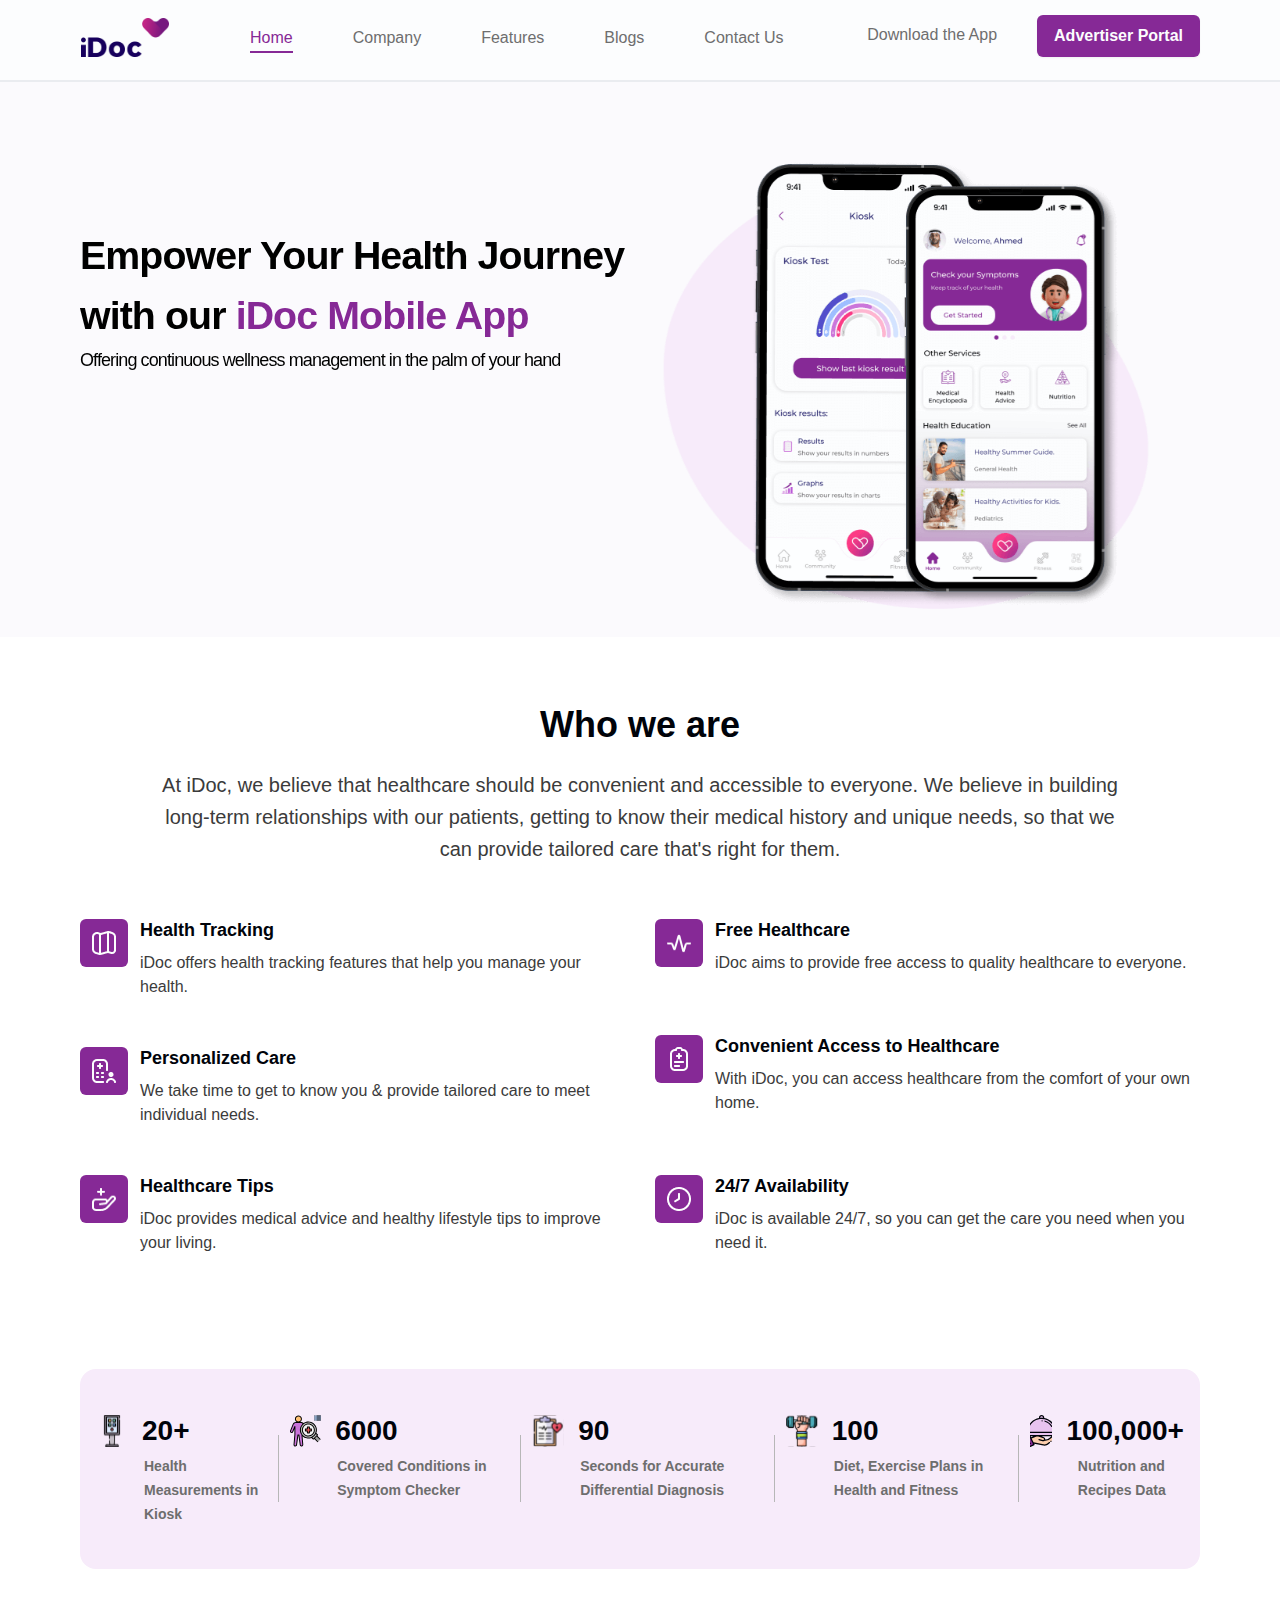
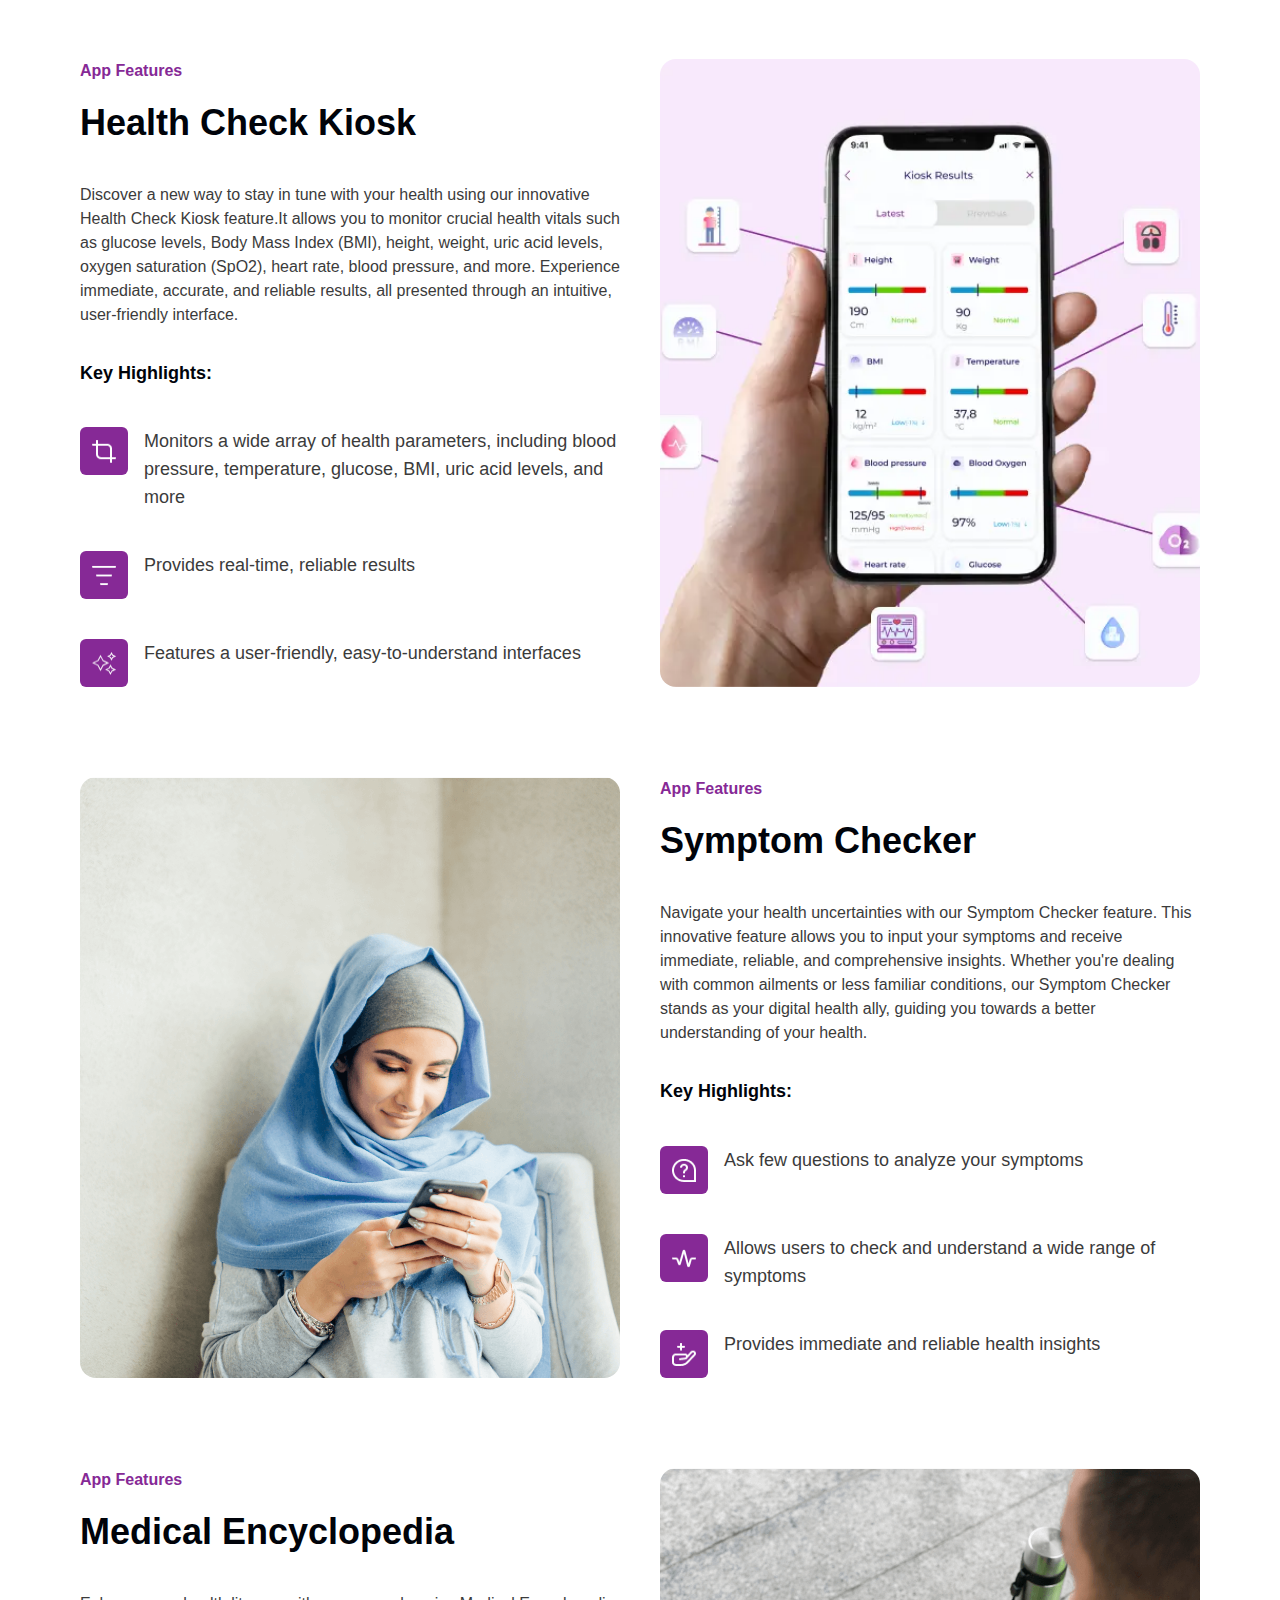
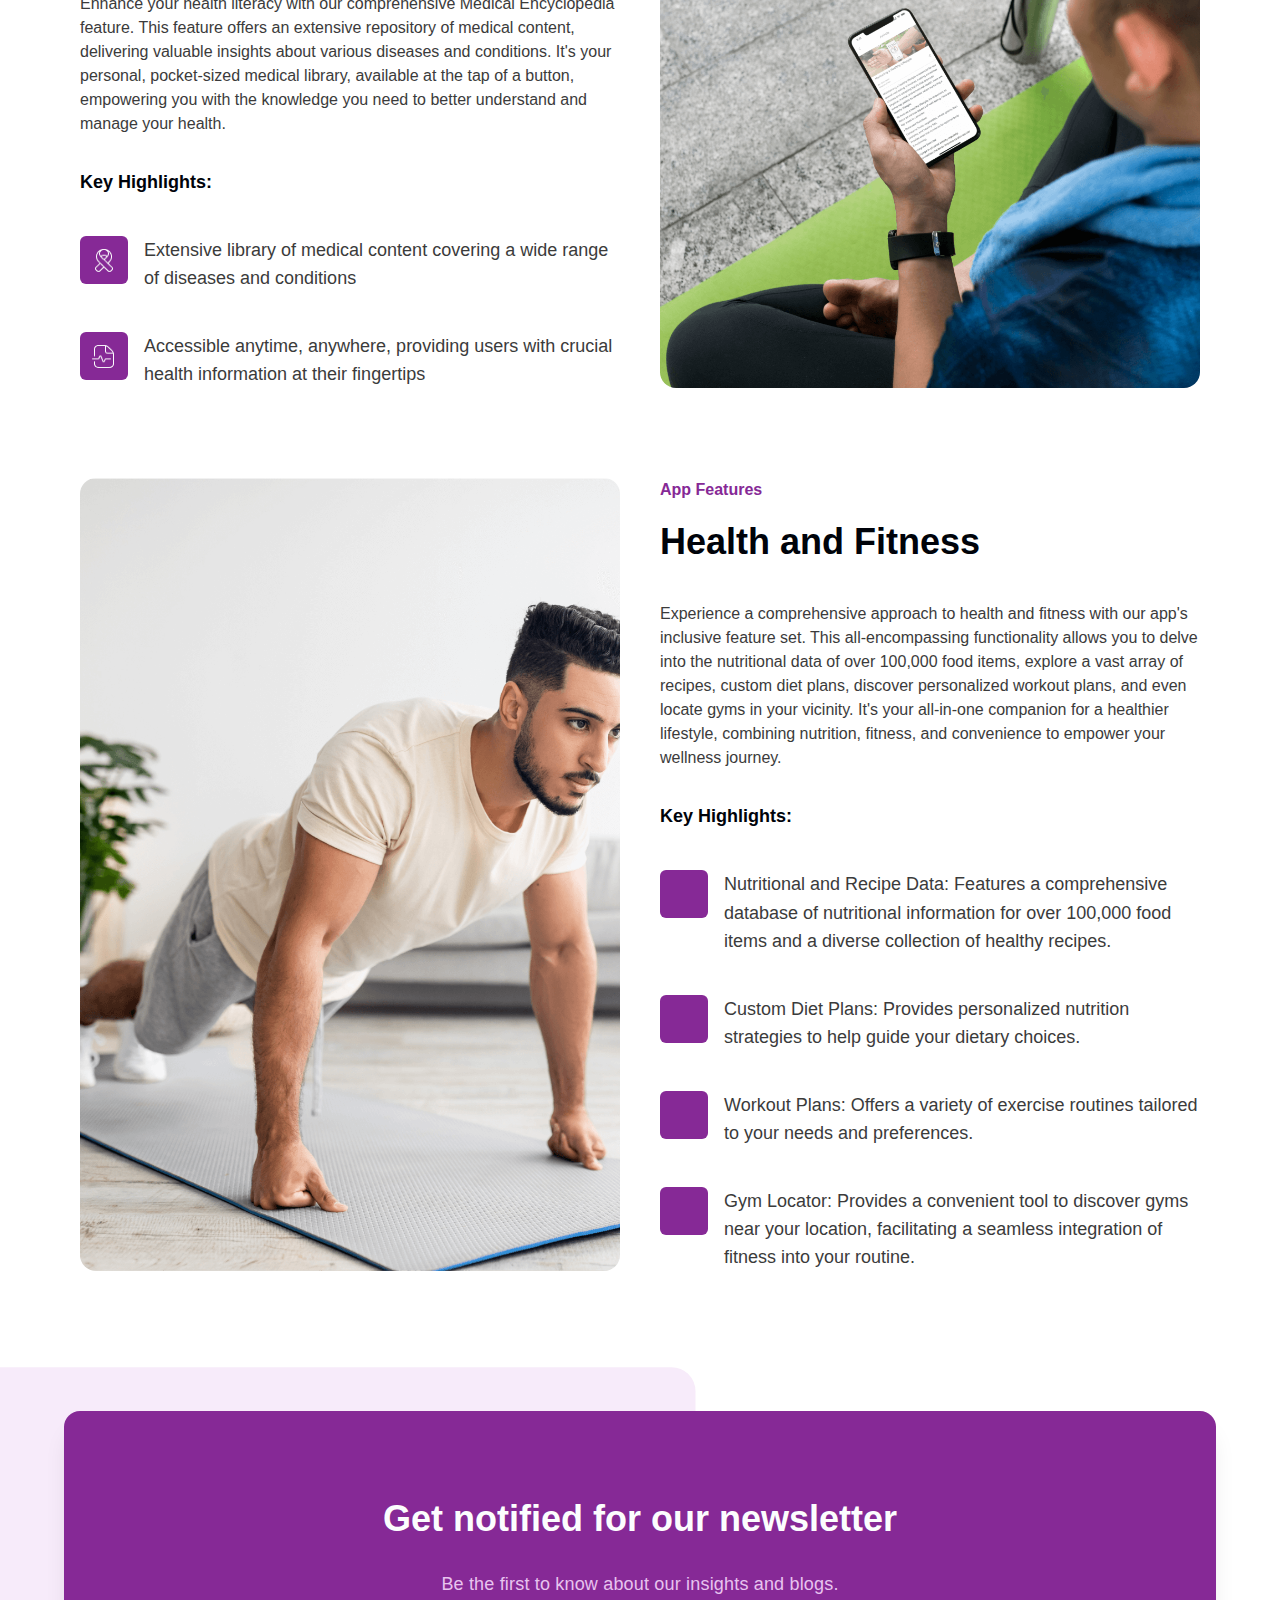
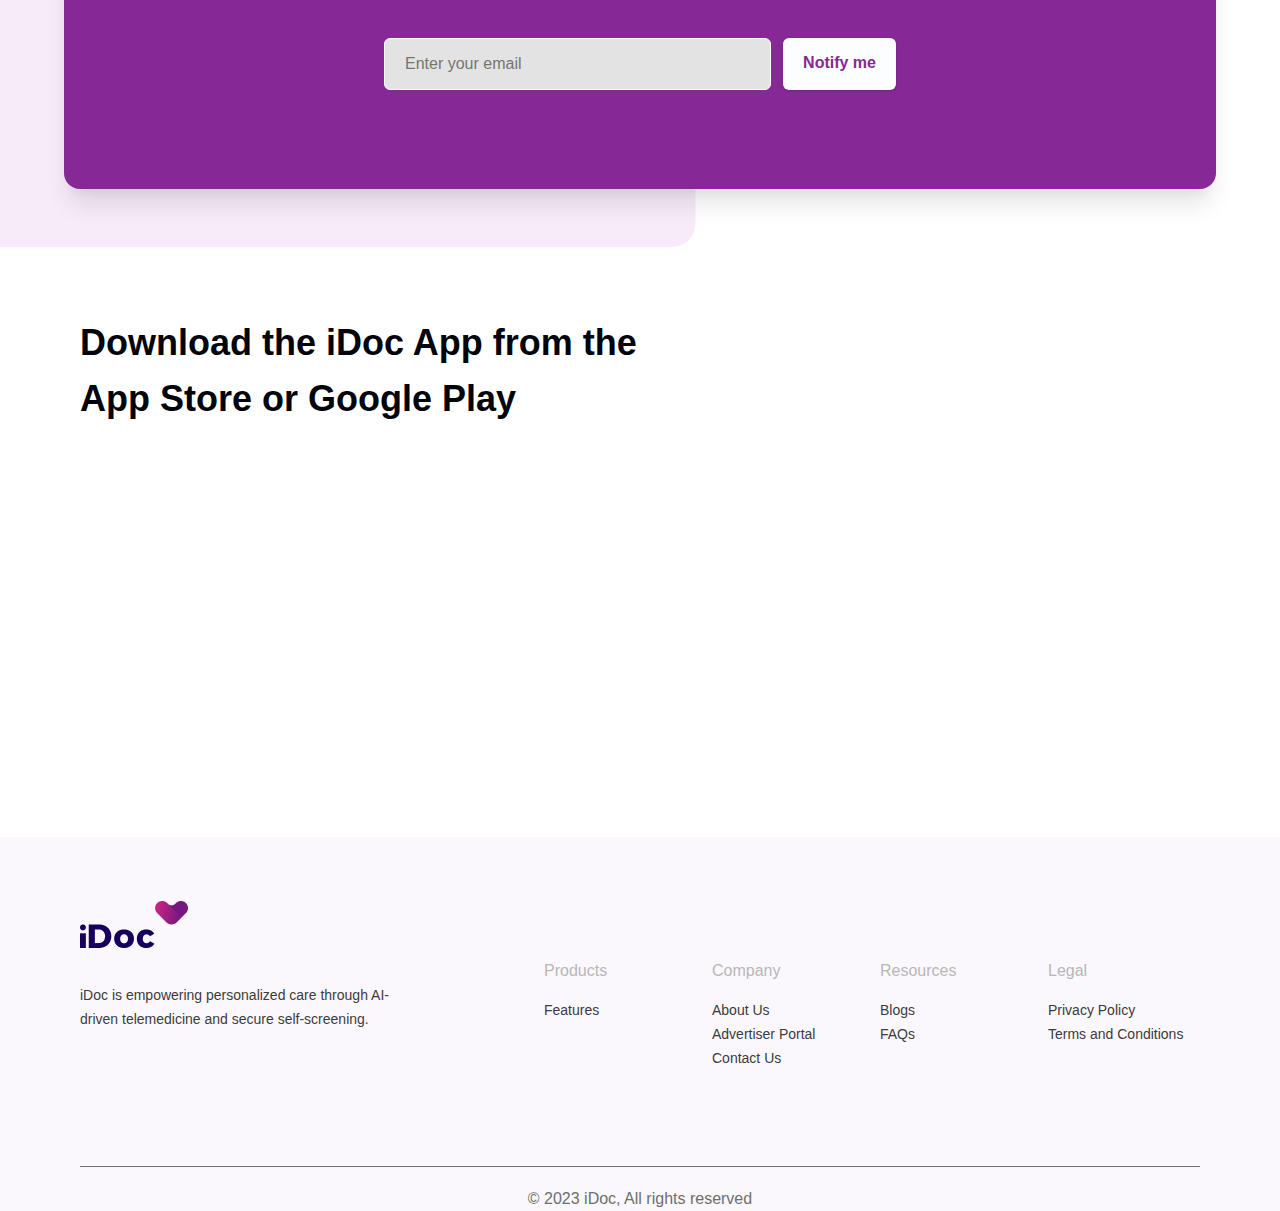
<file: index.html>
<!DOCTYPE html>
<html lang="en">
  <head>
    <meta charset="UTF-8" />
    <meta name="theme-color" content="#ffffff" />
    <meta name="viewport" content="width=device-width, initial-scale=1.0" />
    <link rel="stylesheet" href="./styles/style.css" />
    <link rel="stylesheet" href="./styles/header-footer.css" />
    <link rel="shortcut icon" href="favicon.ico?" type="image/x-icon" />
    <link
      rel="apple-touch-icon"
      sizes="16x16 32x32 48x48"
      href="favicon.ico?"
      type="image/x-icon"
    />
    <title>iDoc</title>
    <style>
      /* html,
      body {
        position: relative;
        height: 100%;
      }

      body {
        margin: 0;
        padding: 0;
      } */

      .swiper {
        width: 100%;
        height: 100%;
      }

      .swiper-slide {
        /* text-align: center; */
        font-size: 18px;
        display: flex;
        justify-content: center;
        align-items: center;
        /* padding: 0 80px; */
      }

      .swiper-slide img {
        display: block;
        aspect-ratio: 1;
        width: 100%;
        object-position: center;
        height: auto;
        object-fit: cover;
        /* background-color: white; */
      }
      #not-cool {
        aspect-ratio: 0.8;
        width: 80%;
        object-fit: contain;
        object-position: center;
        padding-left: 100px;
      }
      /* @media (min-width: 1440px) {
        #not-cool {
          aspect-ratio: 0.9;
          width: 70%;
          object-position: center;
          object-fit: contain;
        }
      } */
      @media (max-width: 991px) {
        .swiper-slide img {
          width: 100%;
        }
      }
      .hero-wrapper-big {
        display: flex;
        gap: 10px;
        max-width: 1440px;
        margin: 0 auto;
        flex-direction: row;
        justify-content: space-between;
        align-items: center;
        padding: 0 80px;
        background-color: #fbfafd;
        overflow: hidden;
      }
      .hero-text {
        display: flex;
        flex-direction: column;
        justify-content: flex-start;
        letter-spacing: -0.9px;
        align-self: stretch;
        width: 100%;
        font: 700 2.1rem/60px Montserrat, sans-serif;
      }
      @media (max-width: 991px) {
        .hero-text {
          font: 700 1.3rem/50px Montserrat, sans-serif;
          min-width: 100%;
        }
      }
      #text-sm,
      #text-smm,
      #text-smmm {
        font: 400 18px/30px Montserrat, sans-serif;
        color: black;
        white-space: normal;
      }
      @media (max-width: 768px) {
        .hero-wrapper-big {
          flex-direction: column;
          padding-left: 15px;
          padding-right: 15px;
          padding-top: 15px;
        }
        #not-cool {
          padding-left: 30px;
        }
      }
    </style>
    <link
      rel="stylesheet"
      href="https://cdn.jsdelivr.net/npm/swiper@11/swiper-bundle.min.css"
    />
  </head>

  <body>
    <header class="header">
      <div class="header-in">
        <div class="section-left">
          <div class="top-section">
            <a href="index.html">
              <img loading="lazy" src="assets/group-34@2x.png" class="logo" />
            </a>
            <nav class="nav-links" id="nav-links">
              <div class="menu">
                <button id="exit-button" style="height: 32px; width: 32px">
                  <svg
                    xmlns="http://www.w3.org/2000/svg"
                    height="2rem"
                    width="2rem"
                    viewBox="0 0 384 512"
                  >
                    <style>
                      svg {
                        fill: #863396;
                      }
                    </style>
                    <path
                      d="M342.6 150.6c12.5-12.5 12.5-32.8 0-45.3s-32.8-12.5-45.3 0L192 210.7 86.6 105.4c-12.5-12.5-32.8-12.5-45.3 0s-12.5 32.8 0 45.3L146.7 256 41.4 361.4c-12.5 12.5-12.5 32.8 0 45.3s32.8 12.5 45.3 0L192 301.3 297.4 406.6c12.5 12.5 32.8 12.5 45.3 0s12.5-32.8 0-45.3L237.3 256 342.6 150.6z"
                    />
                  </svg>
                </button>
              </div>
              <a
                href="/index.html"
                class="nav-link active"
                onclick="highlightLink(this)"
                >Home</a
              >
              <a
                href="company.html"
                class="nav-link"
                onclick="highlightLink(this)"
                >Company</a
              >
              <a
                href="feature.html"
                class="nav-link"
                onclick="highlightLink(this)"
                >Features</a
              >
              <a href="blog.html" class="nav-link" onclick="highlightLink(this)"
                >Blogs</a
              >
              <a
                href="contact.html"
                class="nav-link"
                onclick="highlightLink(this)"
                >Contact Us</a
              >
            </nav>
          </div>
        </div>
        <div class="section-right" id="section-right">
          <a href="download.html" class="nav-link" onclick="highlightLink(this)"
            >Download the App</a
          >
          <a href="advisor.html" class="download-app active">
            Advertiser Portal</a
          >
        </div>
        <div class="menu">
          <button id="menu-button">
            <svg
              xmlns="http://www.w3.org/2000/svg"
              height="2.5rem"
              width="2.5rem"
              viewBox="0 0 448 512"
            >
              <style>
                svg {
                  fill: #862996;
                }
              </style>
              <path
                d="M0 96C0 78.3 14.3 64 32 64H416c17.7 0 32 14.3 32 32s-14.3 32-32 32H32C14.3 128 0 113.7 0 96zM0 256c0-17.7 14.3-32 32-32H416c17.7 0 32 14.3 32 32s-14.3 32-32 32H32c-17.7 0-32-14.3-32-32zM448 416c0 17.7-14.3 32-32 32H32c-17.7 0-32-14.3-32-32s14.3-32 32-32H416c17.7 0 32 14.3 32 32z"
              />
            </svg>
          </button>
        </div>
      </div>
    </header>

    <!-- hero -->

    <div class="hero-wrapper-big">
      <div dir="rtl" class="swiper mySwipera">
        <div class="swiper-wrapper">
          <div class="swiper-slide">
            <div class="hero-text">
              <h3>
                Empower Your Health Journey
                <br id="big-sec" />
                with our
                <span style="color: rgba(134, 41, 150, 1)"
                  >iDoc Mobile App</span
                >
              </h3>
              <p id="text-sm">
                Offering continuous wellness management in the palm of your hand
              </p>
            </div>
          </div>
          <style>
            #big-sec {
              display: none;
              @media (min-width: 1442px) {
                display: block;
              }
            }
          </style>
          <div class="swiper-slide">
            <div class="hero-text">
              <h3>
                Navigate Your Wellness through touchpoint of care with our
                Self-Service
                <span style="color: rgba(134, 41, 150, 1)"
                  >Health Check Kiosk</span
                >
              </h3>
              <p id="text-smm">
                Ensuring that your health is always within reach
              </p>
            </div>
          </div>
          <div class="swiper-slide">
            <div class="hero-text">
              <h3>
                Connect and Elevate Your Health Offerings by utilizing our
                <span style="color: rgba(134, 41, 150, 1)">Ads Portal</span>
              </h3>
              <p id="text-smmm">
                Creating a network that brings healthcare products and services
                to the right audience
              </p>
            </div>
          </div>
        </div>
      </div>
      <div class="swiper mySwiper">
        <div class="swiper-wrapper">
          <div class="swiper-slide">
            <img src="assets/Banner image.png" alt="Slides" />
          </div>
          <div class="swiper-slide">
            <img src="assets/Component-10.webp" alt="Slides" id="not-cool" />
          </div>
          <div class="swiper-slide">
            <img src="assets/Banner1.webp" alt="Slides" />
          </div>
        </div>
      </div>
    </div>

    <section id="whoweawr" class="div">
      <div class="intro">
        <div class="section">
          <div class="title">Who we are</div>
          <div class="description">
            At iDoc, we believe that healthcare should be convenient and
            accessible to everyone. We believe in building long-term
            relationships with our patients, getting to know their medical
            history and unique needs, so that we can provide tailored care
            that's right for them.
          </div>
        </div>
      </div>
    </section>
    <section class="div">
      <div class="intro-list">
        <div class="col">
          <div class="item">
            <div class="div-13">
              <img loading="lazy" src="icons/map 1.png" class="img" />
            </div>
            <div class="content">
              <div class="content-title">Health Tracking</div>
              <div class="content-description">
                iDoc offers health tracking features that help you manage your
                health.
              </div>
            </div>
          </div>
          <div class="item">
            <div class="div-13">
              <img loading="lazy" src="icons/hospital-user 2.png" class="img" />
            </div>
            <div class="content">
              <div class="content-title">Personalized Care</div>
              <div class="content-description">
                We take time to get to know you & provide tailored care to meet
                individual needs.
              </div>
            </div>
          </div>

          <div class="item">
            <div class="div-13">
              <img
                loading="lazy"
                src="icons/hand-holding-medical 1.png"
                class="img"
              />
            </div>
            <div class="content">
              <div class="content-title">Healthcare Tips</div>
              <div class="content-description">
                iDoc provides medical advice and healthy lifestyle tips to
                improve your living.
              </div>
            </div>
          </div>
        </div>
        <div class="col-1">
          <div class="item">
            <div class="div-13">
              <img loading="lazy" src="icons/heart-rate 1.png" class="img" />
            </div>
            <div class="content">
              <div class="content-title">Free Healthcare</div>
              <div class="content-description">
                iDoc aims to provide free access to quality healthcare to
                everyone.
              </div>
            </div>
          </div>
          <div class="item">
            <div class="div-13">
              <img loading="lazy" src="icons/treatment 1.png" class="img" />
            </div>
            <div class="content">
              <div class="content-title">Convenient Access to Healthcare</div>
              <div class="content-description">
                With iDoc, you can access healthcare from the comfort of your
                own home.
              </div>
            </div>
          </div>
          <div class="item">
            <div class="div-13">
              <img loading="lazy" src="icons/clock 1.png" class="img" />
            </div>
            <div class="content">
              <div class="content-title">24/7 Availability</div>
              <div class="content-description">
                iDoc is available 24/7, so you can get the care you need when
                you need it.
              </div>
            </div>
          </div>
        </div>
      </div>
    </section>

    <section class="div">
      <div class="benefits">
        <div class="benefit">
          <div class="ben-ten">
            <img loading="lazy" src="icons/icon (2).svg" class="benefit-img" />
            <div class="benefit-title">20+</div>
          </div>
          <div class="ben-tena">
            <div class="benefit-text">Health Measurements in Kiosk</div>
          </div>
        </div>
        <div class="benefit-divider"></div>
        <div class="benefit">
          <div class="ben-ten">
            <img loading="lazy" src="icons/icon (3).svg" class="benefit-img" />
            <div class="benefit-title">6000</div>
          </div>
          <div class="ben-tena">
            <div class="benefit-text">
              Covered Conditions in Symptom Checker
            </div>
          </div>
        </div>
        <div class="benefit-divider"></div>
        <div class="benefit">
          <div class="ben-ten">
            <img loading="lazy" src="icons/icon (5).svg" class="benefit-img" />
            <div class="benefit-title">90</div>
          </div>
          <div class="ben-tena">
            <div class="benefit-text">
              Seconds for Accurate Differential Diagnosis
            </div>
          </div>
        </div>
        <div class="benefit-divider"></div>
        <div class="benefit">
          <div class="ben-ten">
            <img loading="lazy" src="icons/icon (4).svg" class="benefit-img" />
            <div class="benefit-title">100</div>
          </div>
          <div class="ben-tena">
            <div class="benefit-text">
              Diet, Exercise Plans in Health and Fitness
            </div>
          </div>
        </div>
        <div class="benefit-divider"></div>
        <div class="benefit">
          <div class="ben-ten">
            <img loading="lazy" src="icons/icon (1).svg" class="benefit-img" />
            <div class="benefit-title">100,000+</div>
          </div>
          <div class="ben-tena">
            <div class="benefit-text">Nutrition and Recipes Data</div>
          </div>
        </div>
      </div>
    </section>

    <section class="div">
      <div class="div-3">
        <div class="column">
          <div class="div-4">
            <div class="div-5">
              <div class="div-6">App Features</div>
              <div class="div-7">Health Check Kiosk</div>
            </div>
            <div class="div-8">
              Discover a new way to stay in tune with your health using our
              innovative Health Check Kiosk feature.It allows you to monitor
              crucial health vitals such as glucose levels, Body Mass Index
              (BMI), height, weight, uric acid levels, oxygen saturation (SpO2),
              heart rate, blood pressure, and more. Experience immediate,
              accurate, and reliable results, all presented through an
              intuitive, user-friendly interface.
            </div>
            <div class="div-9">
              <div class="div-10">Key Highlights:</div>
              <div class="div-11">
                <div class="div-12">
                  <div class="div-13">
                    <img
                      id="sm-img"
                      loading="lazy"
                      src="icons/tool-crop 1.png"
                      class="img"
                    />
                  </div>
                  <div class="div-14">
                    Monitors a wide array of health parameters, including blood
                    pressure, temperature, glucose, BMI, uric acid levels, and
                    more
                  </div>
                </div>

                <div class="div-12">
                  <div class="div-13">
                    <img
                      loading="lazy"
                      src="icons/bars-filter 1.png"
                      class="img"
                    />
                  </div>
                  <div class="div-14">Provides real-time, reliable results</div>
                </div>

                <div class="div-12">
                  <div class="div-13">
                    <img
                      loading="lazy"
                      src="icons/sparkles 1.png"
                      class="img"
                    />
                  </div>
                  <div class="div-14">
                    Features a user-friendly, easy-to-understand interfaces
                  </div>
                </div>
              </div>
            </div>
          </div>
        </div>
        <div class="column-2">
          <img
            loading="lazy"
            src="assets/Frame 1171275732.webp"
            class="img-2"
          />
        </div>
      </div>
    </section>
    <section class="div">
      <div class="div-3 rev">
        <div class="column-2">
          <img loading="lazy" src="assets/image1_2x.webp" class="img-2" />
        </div>
        <div class="column">
          <div class="div-4">
            <div class="div-5">
              <div class="div-6">App Features</div>
              <div class="div-7">Symptom Checker</div>
            </div>
            <div class="div-8">
              Navigate your health uncertainties with our Symptom Checker
              feature. This innovative feature allows you to input your symptoms
              and receive immediate, reliable, and comprehensive insights.
              Whether you're dealing with common ailments or less familiar
              conditions, our Symptom Checker stands as your digital health
              ally, guiding you towards a better understanding of your health.
            </div>
            <div class="div-9">
              <div class="div-10">Key Highlights:</div>
              <div class="div-11">
                <div class="div-12">
                  <div class="div-13">
                    <img
                      loading="lazy"
                      src="icons/comment-question 1.png"
                      class="img"
                    />
                  </div>
                  <div class="div-14">
                    Ask few questions to analyze your symptoms
                  </div>
                </div>

                <div class="div-12">
                  <div class="div-13">
                    <img
                      loading="lazy"
                      src="icons/heart-rate 1.png"
                      class="img"
                    />
                  </div>
                  <div class="div-14">
                    Allows users to check and understand a wide range of
                    symptoms
                  </div>
                </div>

                <div class="div-12">
                  <div class="div-13">
                    <img
                      loading="lazy"
                      src="icons/hand-holding-medical 1.png"
                      class="img"
                    />
                  </div>
                  <div class="div-14">
                    Provides immediate and reliable health insights
                  </div>
                </div>
              </div>
            </div>
          </div>
        </div>
      </div>
    </section>

    <section class="div">
      <div class="div-3">
        <div class="column">
          <div class="div-4">
            <div class="div-5">
              <div class="div-6">App Features</div>
              <div class="div-7">Medical Encyclopedia</div>
            </div>
            <div class="div-8">
              Enhance your health literacy with our comprehensive Medical
              Encyclopedia feature. This feature offers an extensive repository
              of medical content, delivering valuable insights about various
              diseases and conditions. It's your personal, pocket-sized medical
              library, available at the tap of a button, empowering you with the
              knowledge you need to better understand and manage your health.
            </div>
            <div class="div-9">
              <div class="div-10">Key Highlights:</div>
              <div class="div-11">
                <div class="div-12">
                  <div class="div-13">
                    <img loading="lazy" src="icons/ribbon 1.png" class="img" />
                  </div>
                  <div class="div-14">
                    Extensive library of medical content covering a wide range
                    of diseases and conditions
                  </div>
                </div>

                <div class="div-12">
                  <div class="div-13">
                    <img
                      loading="lazy"
                      src="icons/file-medical-alt-2 1.png"
                      class="img"
                    />
                  </div>
                  <div class="div-14">
                    Accessible anytime, anywhere, providing users with crucial
                    health information at their fingertips
                  </div>
                </div>
              </div>
            </div>
          </div>
        </div>
        <div class="column-2">
          <img loading="lazy" src="assets/image2_2x.webp" class="img-2" />
        </div>
      </div>
    </section>

    <section class="div">
      <div class="div-3 rev">
        <div class="column-2">
          <img loading="lazy" src="assets/image3_2x.webp" class="img-2" />
        </div>
        <div class="column">
          <div class="div-4">
            <div class="div-5">
              <div class="div-6">App Features</div>
              <div class="div-7">Health and Fitness</div>
            </div>
            <div class="div-8">
              Experience a comprehensive approach to health and fitness with our
              app's inclusive feature set. This all-encompassing functionality
              allows you to delve into the nutritional data of over 100,000 food
              items, explore a vast array of recipes, custom diet plans,
              discover personalized workout plans, and even locate gyms in your
              vicinity. It's your all-in-one companion for a healthier
              lifestyle, combining nutrition, fitness, and convenience to
              empower your wellness journey.
            </div>
            <div class="div-9">
              <div class="div-10">Key Highlights:</div>
              <div class="div-11">
                <div class="div-12">
                  <div class="div-13">
                    <img loading="lazy" src="icons/salad 1.png" class="img" />
                  </div>
                  <div class="div-14">
                    Nutritional and Recipe Data: Features a comprehensive
                    database of nutritional information for over 100,000 food
                    items and a diverse collection of healthy recipes.
                  </div>
                </div>

                <div class="div-12">
                  <div class="div-13">
                    <img loading="lazy" src="icons/tomato 1.png" class="img" />
                  </div>
                  <div class="div-14">
                    Custom Diet Plans: Provides personalized nutrition
                    strategies to help guide your dietary choices.
                  </div>
                </div>

                <div class="div-12">
                  <div class="div-13">
                    <img
                      loading="lazy"
                      src="icons/biking-mountain 1.png"
                      class="img"
                    />
                  </div>
                  <div class="div-14">
                    Workout Plans: Offers a variety of exercise routines
                    tailored to your needs and preferences.
                  </div>
                </div>

                <div class="div-12">
                  <div class="div-13">
                    <img loading="lazy" src="icons/gym 1.png" class="img" />
                  </div>
                  <div class="div-14">
                    Gym Locator: Provides a convenient tool to discover gyms
                    near your location, facilitating a seamless integration of
                    fitness into your routine.
                  </div>
                </div>
              </div>
            </div>
          </div>
        </div>
      </div>
    </section>
    <div class="extra"></div>
    <section class="email-holder">
      <div class="newsletter-section">
        <div class="newsletter-container">
          <img
            loading="lazy"
            src="https://cdn.builder.io/api/v1/image/assets/TEMP/221eb4d9-fefb-46be-b7d6-a3374be56932?apiKey=28f1f8a313bb45b386c22db6f6b03ead&"
            class="newsletter-image"
          />
          <div class="newsletter-content">
            <div class="newsletter-title">Get notified for our newsletter</div>
            <div class="newsletter-description">
              Be the first to know about our insights and blogs.
            </div>
          </div>
          <div class="newsletter-subscribe">
            <input
              class="newsletter-email-input"
              placeholder="Enter your email"
            />
            <a href="#" class="newsletter-notify-button">Notify me</a>
          </div>
        </div>
      </div>
      <div class="overlay"></div>
    </section>
    <section class="div">
      <div class="d-app">
        <div class="div-3">
          <div class="column">
            <div class="div-4">
              <div class="d-text">
                Download the iDoc App from the App Store or Google Play
              </div>
              <img
                loading="lazy"
                src="assets/static-qr-code-680b5374a75de3648b053444f7d8a271 2.webp"
                class="d-img-2"
              />
              <div class="d-img">
                <a href="#"
                  ><img
                    loading="lazy"
                    src="https://cdn.builder.io/api/v1/image/assets/TEMP/315334ac-e795-487c-8f3c-28a4e7f4fabe?"
                    class="d-img-3"
                /></a>
                <a href="#"
                  ><img
                    loading="lazy"
                    src="https://cdn.builder.io/api/v1/image/assets/TEMP/2dde71ba-a103-4fb4-84a4-52abb6a83a12?"
                    class="d-img-3"
                /></a>
              </div>
            </div>
          </div>
          <div class="column-2-d-app">
            <img loading="lazy" src="assets/Content.webp" class="d-img-4" />
          </div>
        </div>
      </div>
    </section>

    <!-- footer -->
    <div class="foooter">
      <footer class="footer">
        <div class="f-container-a">
          <a href="index.html">
            <img
              loading="lazy"
              src="assets/group-34@2x.png"
              class="footer-img"
            />
          </a>
          <p class="footer-text">
            iDoc is empowering personalized care through AI-driven telemedicine
            and secure self-screening.
          </p>

          <ul class="footer-links">
            <li>
              <a href="#">
                <img loading="lazy" src="icons/mingcute_linkedin-line.png" />
              </a>
            </li>
            <li>
              <a href="#">
                <img loading="lazy" src="icons/simple-icons_x.png" />
              </a>
            </li>
            <li>
              <a href="#">
                <img loading="lazy" src="icons/Social link.png" />
              </a>
            </li>
            <li>
              <a href="#">
                <img loading="lazy" src="icons/Social link-1.png" />
              </a>
            </li>
            <li>
              <a href="#">
                <img loading="lazy" src="icons/line-md_youtube.png" />
              </a>
            </li>
          </ul>
        </div>

        <div class="f-container">
          <div class="footer-column">
            <h5>Products</h5>
            <ul class="footer-column-list">
              <li><a href="./feature.html">Features</a></li>
            </ul>
          </div>
          <div class="footer-column">
            <h5>Company</h5>
            <ul class="footer-column-list">
              <li><a href="./company.html">About Us</a></li>
              <li><a href="./advisor.html">Advertiser Portal</a></li>
              <li><a href="./contact.html">Contact Us</a></li>
            </ul>
          </div>
          <div class="footer-column">
            <h5>Resources</h5>
            <ul class="footer-column-list">
              <li><a href="./blog.html">Blogs</a></li>
              <li><a href="./faq.html">FAQs</a></li>
            </ul>
          </div>
          <div class="footer-column">
            <h5>Legal</h5>
            <ul class="footer-column-list">
              <li><a href="./privacy.html">Privacy Policy</a></li>
              <li><a href="./terms.html">Terms and Conditions</a></li>
            </ul>
          </div>
        </div>
      </footer>
      <div class="footer-bottom">
        <div class="footer-bottom-1"></div>
        <div class="footer-bottom-2">&copy; 2023 iDoc, All rights reserved</div>
      </div>
    </div>
    <script>
      const toggleBtn = document.getElementById("menu-button");
      const navLinks = document.getElementById("nav-links");
      toggleBtn.addEventListener("click", () => {
        navLinks.classList.toggle("show");
      });
      const toggleBtnn = document.getElementById("exit-button");
      const navLinkss = document.getElementById("nav-links");
      toggleBtnn.addEventListener("click", () => {
        navLinkss.classList.toggle("show");
      });
      const toleBtn = document.getElementById("menu-button");
      const nLinks = document.getElementById("section-right");
      toleBtn.addEventListener("click", () => {
        nLinks.classList.toggle("current");
      });
      const togleBtnn = document.getElementById("exit-button");
      const ninkss = document.getElementById("section-right");
      togleBtnn.addEventListener("click", () => {
        ninkss.classList.toggle("current");
      });
      function highlightLink(link) {
        // Remove 'active' class from all links
        var links = document.querySelectorAll(" a.nav-link");
        links.forEach(function (link) {
          link.classList.remove("active");
        });

        // Add 'active' class to the clicked link
        link.classList.add("active");
      }
      // JavaScript code to activate counter on scroll
      const benefits = document.querySelectorAll(".benefit-title");

      const options = {
        root: null,
        rootMargin: "0px",
        threshold: 0.5,
      };

      const observer = new IntersectionObserver((entries) => {
        entries.forEach((entry) => {
          if (entry.isIntersecting) {
            startCounter(entry.target);
            observer.unobserve(entry.target);
          }
        });
      }, options);

      benefits.forEach((benefit) => {
        observer.observe(benefit);
      });

      function startCounter(element) {
        const maxValue = parseInt(element.textContent.replace(/,/g, "")); // Remove commas and convert to integer
        let currentValue = 0;

        const speed = maxValue > 1000 ? 13 : 26; // Adjust the speed based on the maxValue

        const counterInterval = setInterval(() => {
          element.textContent = numberWithCommas(currentValue); // Add commas to the counter
          currentValue += Math.ceil(maxValue / 100); // Increment by a percentage of maxValue

          if (currentValue > maxValue) {
            element.textContent = numberWithCommas(maxValue); // Set final value
            clearInterval(counterInterval);
          }
        }, speed); // You can experiment with different values for speed
      }

      // Helper function to add commas to large numbers
      function numberWithCommas(x) {
        const formattedNumber = x
          .toString()
          .replace(/\B(?=(\d{3})+(?!\d))/g, ",");
        return `${formattedNumber}+`;
      }
    </script>
    <script src="https://cdn.jsdelivr.net/npm/swiper@11/swiper-bundle.min.js"></script>
    <script>
      // Function to handle intersection changes for Swiper 1
      function handleIntersection1(entries, observer) {
        entries.forEach((entry) => {
          const swiperInstance = entry.target.swiper;

          if (entry.isIntersecting) {
            swiperInstance.autoplay.start();
          } else {
            swiperInstance.autoplay.stop();
          }
        });
      }

      const observer1 = new IntersectionObserver(handleIntersection1, {
        threshold: 0.5,
      });

      const swiper1 = new Swiper(".mySwiper", {
        spaceBetween: 30,
        centeredSlides: true,
        autoplay: {
          delay: 2500,
          disableOnInteraction: false,
        },
      });

      document.querySelector(".mySwiper").swiper = swiper1;

      observer1.observe(document.querySelector(".mySwiper"));
    </script>

    <!-- Script for Swiper instance 2 and Intersection Observer 2 -->
    <script>
      function handleIntersection2(entries, observer) {
        entries.forEach((entry) => {
          const swiperInstance = entry.target.swiper;

          if (entry.isIntersecting) {
            swiperInstance.autoplay.start();
          } else {
            swiperInstance.autoplay.stop();
          }
        });
      }

      const observer2 = new IntersectionObserver(handleIntersection2, {
        threshold: 0.5,
      });

      const swiper2 = new Swiper(".mySwipera", {
        spaceBetween: 30,
        centeredSlides: true,
        autoplay: {
          delay: 2500,
          disableOnInteraction: false,
        },
        direction: "horizontal",
      });

      document.querySelector(".mySwipera").swiper = swiper2;

      observer2.observe(document.querySelector(".mySwipera"));
    </script>
  </body>
</html>
</file>
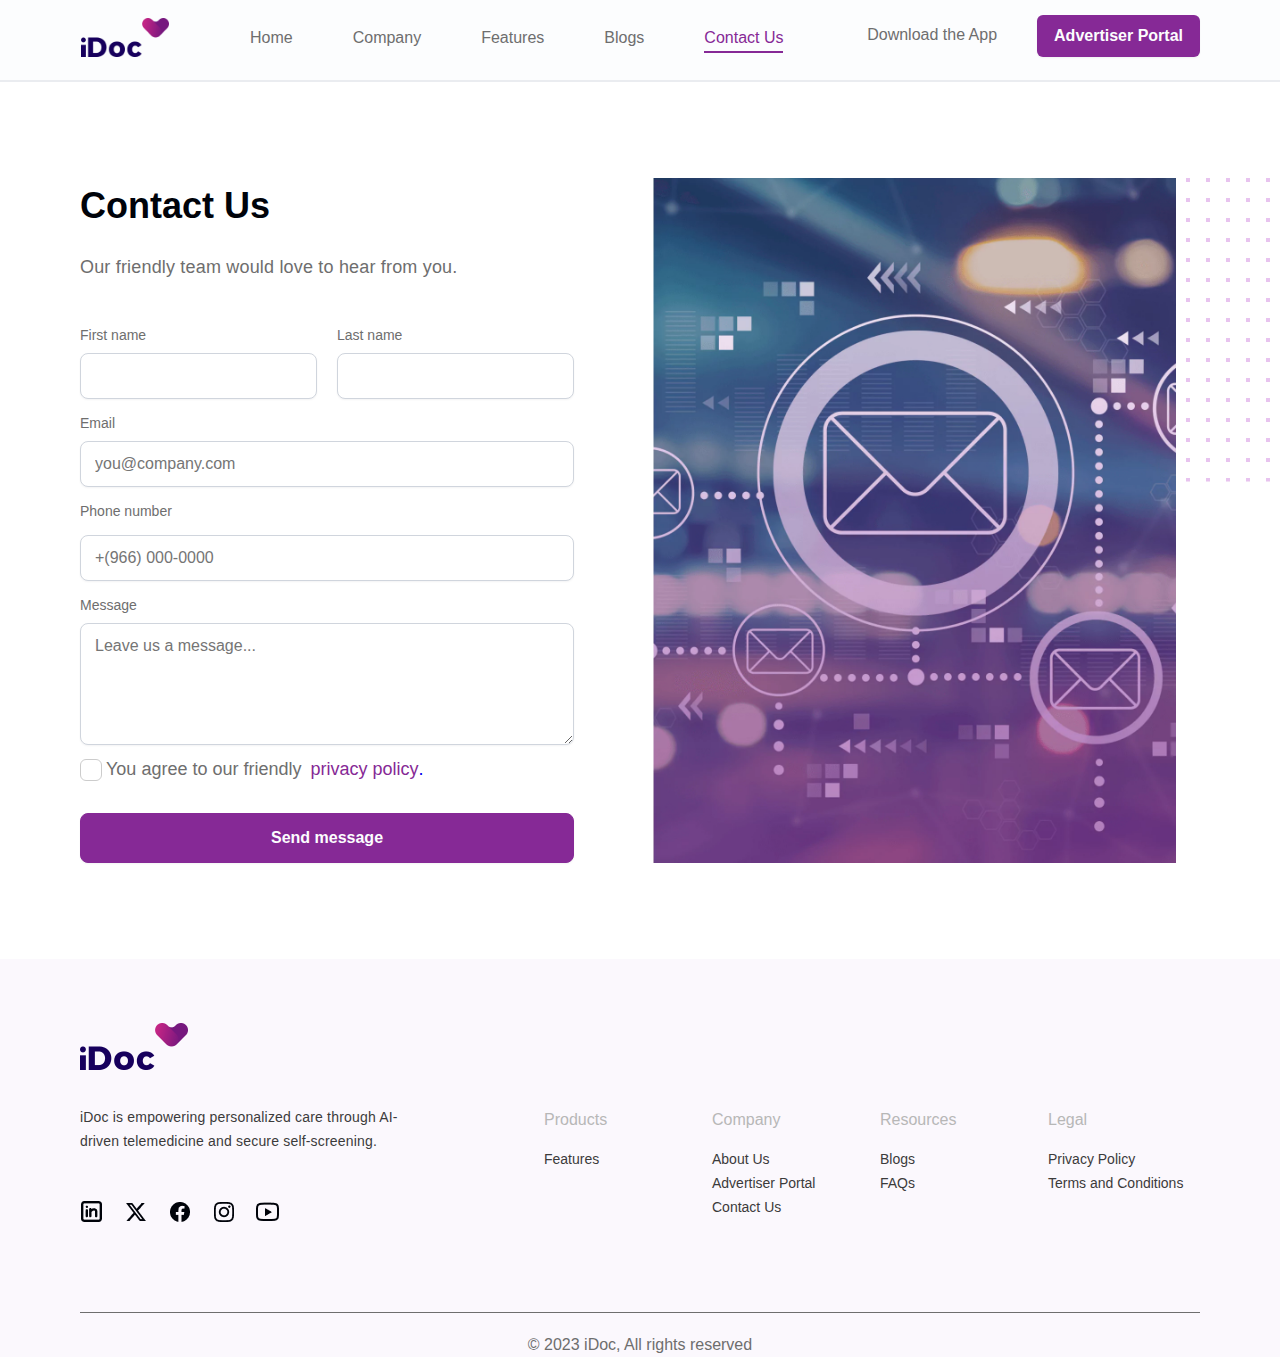
<file: contact.html>
<!DOCTYPE html>
<html lang="en">
  <head>
    <meta charset="UTF-8" />
    <meta name="viewport" content="width=device-width, initial-scale=1.0" />
    <meta name="theme-color" content="#ffffff" />
    <title>Contact Us</title>
    <link rel="shortcut icon" href="favicon.ico?" type="image/x-icon" />
    <link
      rel="apple-touch-icon"
      sizes="16x16 32x32 48x48"
      href="favicon.ico?"
      type="image/x-icon"
    />
    <link rel="stylesheet" href="styles/contact.css" />
    <link rel="stylesheet" href="styles/header-footer.css" />
  </head>

  <body>
    <header class="header">
      <div class="header-in">
        <div class="section-left">
          <div class="top-section">
            <a href="index.html">
              <img loading="lazy" src="assets/group-34@2x.png" class="logo" />
            </a>
            <nav class="nav-links" id="nav-links">
              <div class="menu">
                <button id="exit-button" style="height: 32px; width: 32px">
                  <svg
                    xmlns="http://www.w3.org/2000/svg"
                    height="2rem"
                    width="2rem"
                    viewBox="0 0 384 512"
                  >
                    <style>
                      svg {
                        fill: #863396;
                      }
                    </style>
                    <path
                      d="M342.6 150.6c12.5-12.5 12.5-32.8 0-45.3s-32.8-12.5-45.3 0L192 210.7 86.6 105.4c-12.5-12.5-32.8-12.5-45.3 0s-12.5 32.8 0 45.3L146.7 256 41.4 361.4c-12.5 12.5-12.5 32.8 0 45.3s32.8 12.5 45.3 0L192 301.3 297.4 406.6c12.5 12.5 32.8 12.5 45.3 0s12.5-32.8 0-45.3L237.3 256 342.6 150.6z"
                    />
                  </svg>
                </button>
              </div>
              <a
                href="index.html"
                class="nav-link"
                onclick="highlightLink(this)"
                >Home</a
              >
              <a
                href="company.html"
                class="nav-link"
                onclick="highlightLink(this)"
                >Company</a
              >
              <a
                href="feature.html"
                class="nav-link"
                onclick="highlightLink(this)"
                >Features</a
              >
              <a href="blog.html" class="nav-link" onclick="highlightLink(this)"
                >Blogs</a
              >
              <a
                href="contact.html"
                class="nav-link active"
                onclick="highlightLink(this)"
                >Contact Us</a
              >
            </nav>
          </div>
        </div>
        <div class="section-right" id="section-right">
          <a href="download.html" class="nav-link" onclick="highlightLink(this)"
            >Download the App</a
          >
          <a href="advisor.html" class="download-app active">
            Advertiser Portal</a
          >
        </div>
        <div class="menu">
          <button id="menu-button">
            <svg
              xmlns="http://www.w3.org/2000/svg"
              height="2.5rem"
              width="2.5rem"
              viewBox="0 0 448 512"
            >
              <style>
                svg {
                  fill: #862996;
                }
              </style>
              <path
                d="M0 96C0 78.3 14.3 64 32 64H416c17.7 0 32 14.3 32 32s-14.3 32-32 32H32C14.3 128 0 113.7 0 96zM0 256c0-17.7 14.3-32 32-32H416c17.7 0 32 14.3 32 32s-14.3 32-32 32H32c-17.7 0-32-14.3-32-32zM448 416c0 17.7-14.3 32-32 32H32c-17.7 0-32-14.3-32-32s14.3-32 32-32H416c17.7 0 32 14.3 32 32z"
              />
            </svg>
          </button>
        </div>
      </div>
    </header>
    <div class="con-cont">
      <div class="container">
        <h1>Contact Us</h1>
        <p>Our friendly team would love to hear from you.</p>
        <form>
          <div class="fn-ln">
            <div class="fnln">
              <label for="firstName">First name</label>
              <input type="text" id="firstName" name="firstName" />
            </div>
            <div class="fnln">
              <label for="lastName">Last name</label>
              <input type="text" id="lastName" name="lastName" />
            </div>
          </div>
          <label for="email">Email</label>
          <input
            type="email"
            id="email"
            name="email"
            placeholder="you@company.com"
          />
          <label for="phoneNumber">Phone number</label>
          <!-- <div class="contact-details" id="countrySelector">
              <div class="location" id="currentCountry">SA</div>
              <img
                loading="lazy"
                src="https://cdn.builder.io/api/v1/image/assets/TEMP/16246f5f-89e2-483b-bca8-ae06ee311c0f?"
                alt="Location Image"
                class="contact-image"
              />
              <div class="country-list" id="countryList"></div>
            </div> -->
          <div class="con-inf">
            <div class="contact-details" id="countrySelector">
              <input class="phone-number" placeholder="+(966) 000-0000" />
            </div>
          </div>

          <label for="message">Message</label>
          <textarea
            id="message"
            name="message"
            placeholder="Leave us a message..."
          ></textarea>
          <div class="privacy-policy">
            <div class="icon">
              <input type="checkbox" id="privacyCheckbox" />
              <label for="privacyCheckbox"></label>
            </div>
            <div class="privacy-text">
              You agree to our friendly
              <a href="./privacy.html"
                ><span class="privacy-link">privacy policy</span>.</a
              >
            </div>
          </div>

          <button class="send-button" type="submit">Send message</button>
        </form>
      </div>
      <div class="column-2">
        <img loading="lazy" src="assets/contact.webp" class="img-2" />
        <div class="back-img">
          <img src="assets/Dot Pattern.png" alt="Pattern" />
        </div>
      </div>
    </div>
    <!-- <div style="padding: 3rem 0 2rem 0"></div> -->
    <div class="foooter">
      <footer class="footer">
        <div class="f-container-a">
          <a href="index.html">
            <img
              loading="lazy"
              src="assets/group-34@2x.png"
              class="footer-img"
            />
          </a>
          <p class="footer-text">
            iDoc is empowering personalized care through AI-driven telemedicine
            and secure self-screening.
          </p>

          <ul class="footer-links">
            <li>
              <a href="#">
                <img loading="lazy" src="icons/mingcute_linkedin-line.png" />
              </a>
            </li>
            <li>
              <a href="#">
                <img loading="lazy" src="icons/simple-icons_x.png" />
              </a>
            </li>
            <li>
              <a href="#">
                <img loading="lazy" src="icons/Social link.png" />
              </a>
            </li>
            <li>
              <a href="#">
                <img loading="lazy" src="icons/Social link-1.png" />
              </a>
            </li>
            <li>
              <a href="#">
                <img loading="lazy" src="icons/line-md_youtube.png" />
              </a>
            </li>
          </ul>
        </div>

        <div class="f-container">
          <div class="footer-column">
            <h5>Products</h5>
            <ul class="footer-column-list">
              <li><a href="./feature.html">Features</a></li>
            </ul>
          </div>
          <div class="footer-column">
            <h5>Company</h5>
            <ul class="footer-column-list">
              <li><a href="./company.html">About Us</a></li>
              <li><a href="./advisor.html">Advertiser Portal</a></li>
              <li><a href="./contact.html">Contact Us</a></li>
            </ul>
          </div>
          <div class="footer-column">
            <h5>Resources</h5>
            <ul class="footer-column-list">
              <li><a href="./blog.html">Blogs</a></li>
              <li><a href="./faq.html">FAQs</a></li>
            </ul>
          </div>
          <div class="footer-column">
            <h5>Legal</h5>
            <ul class="footer-column-list">
              <li><a href="./privacy.html">Privacy Policy</a></li>
              <li><a href="./terms.html">Terms and Conditions</a></li>
            </ul>
          </div>
        </div>
      </footer>
      <div class="footer-bottom">
        <div class="footer-bottom-1"></div>
        <div class="footer-bottom-2">&copy; 2023 iDoc, All rights reserved</div>
      </div>
    </div>
    <script>
      // country-choice

      const toggleBtn = document.getElementById("menu-button");
      const navLinks = document.getElementById("nav-links");
      toggleBtn.addEventListener("click", () => {
        navLinks.classList.toggle("show");
      });
      const toggleBtnn = document.getElementById("exit-button");
      const navLinkss = document.getElementById("nav-links");
      toggleBtnn.addEventListener("click", () => {
        navLinkss.classList.toggle("show");
      });
      const toleBtn = document.getElementById("menu-button");
      const nLinks = document.getElementById("section-right");
      toleBtn.addEventListener("click", () => {
        nLinks.classList.toggle("current");
      });
      const togleBtnn = document.getElementById("exit-button");
      const ninkss = document.getElementById("section-right");
      togleBtnn.addEventListener("click", () => {
        ninkss.classList.toggle("current");
      });
      function highlightLink(link) {
        // Remove 'active' class from all links
        var links = document.querySelectorAll(" a.nav-link");
        links.forEach(function (link) {
          link.classList.remove("active");
        });

        // Add 'active' class to the clicked link
        link.classList.add("active");
      }
    </script>
  </body>
</html>
</file>
<file: styles/style.css>
/* email */
.newsletter-section {
  align-self: stretch;
  border-radius: 16px;
  box-shadow: 0px 10px 10px -5px rgba(0, 0, 0, 0.04),
    0px 20px 25px -5px rgba(0, 0, 0, 0.1);
  background-color: var(--purple-600, #862996);
  display: flex;
  flex-direction: column;
  position: relative;
}
.newsletter-container {
  display: flex;
  flex-direction: column;
  overflow: hidden;
  /* position: relative; */
  min-height: 378px;
  width: 100%;
  /* padding: 80px 48px 74px; */
}
.overlay {
  width: 879px;
  height: 480px;
  background: #f7ebfa;
  border-bottom-right-radius: 24px;
  border-top-right-radius: 24px;
  position: absolute;
  z-index: -1;
  position: absolute; /* Position the overlay absolutely within the container */
  top: 15%;
  left: 20%;
  transform: translateX(-50%) translateY(-21%);
}
@media (min-width: 766px) {
  .email-holder {
    padding: 0 4rem;
  }
}
@media (max-width: 991px) {
  .newsletter-container {
    padding: 0;
  }
  .email-holder {
    padding: 40px 15px;
  }
  .newsletter-subscribe {
    flex-direction: column;
    padding-bottom: 30px;
  }
  .newsletter-content {
    padding-top: 3rem;
  }
  .overlay {
    display: none;
  }
}
@media (max-width: 450px) {
  .email-holder {
    padding: 2.5rem 0px;
  }
  .newsletter-title {
    font: 700 24px/156% Montserrat, sans-serif;
  }
  .newsletter-description {
    font: 400 14px/150% Montserrat, sans-serif;
    margin: 8px;
  }
  .newsletter-content {
    padding-top: 44px;
  }
}
.email-holder {
  display: flex;
  flex-direction: column;
  align-items: flex-start;
  justify-content: center;
  /* height: 100vh; */
  position: relative;
  max-width: 1440px;
  margin: 0 auto;
}
.newsletter-image {
  position: absolute;
  height: 100%;
  width: 100%;
  object-fit: cover;
  object-position: center;
}
@media screen and (min-width: 991px) {
  .newsletter-content {
    padding-top: 5rem;
  }
}
.newsletter-content {
  position: relative;
  display: flex;
  flex-direction: column;
  align-items: center;
  justify-content: center;
}
.newsletter-title {
  color: var(--Background, #fcfdfe);
  text-align: center;
  font: 700 36px/156% Montserrat, sans-serif;
}
.newsletter-description {
  color: var(--purple-200, #e8c3ef);
  text-align: center;
  letter-spacing: 0.18px;
  align-self: center;
  margin-top: 24px;
  max-width: 672px;
  font: 400 18px/150% Montserrat, sans-serif;
}
.newsletter-subscribe {
  position: relative;
  justify-content: center;
  align-self: center;
  display: flex;
  margin-top: 40px;
  width: 32rem;
  max-width: 80%;
  gap: 12px;
}
@media (max-width: 991px) {
  .newsletter-subscribe {
    flex-wrap: wrap;
  }
  .newsletter-email-input {
    white-space: initial;
    padding-left: 1px;
  }
  .newsletter-notify-button {
    white-space: initial;
  }
}
.newsletter-email-input {
  color: var(--grey-400, #b7b7b7);
  white-space: nowrap;
  align-items: start;
  border-radius: 6px;
  border: 1px solid var(--Background, #fcfdfe);
  background-color: var(--grey-100, #e3e3e3);
  flex-grow: 1;
  padding: 13px 20px;
  font: 400 16px/150% Montserrat, sans-serif;
}
.newsletter-notify-button {
  color: var(--purple-600, #862996);
  text-align: center;
  white-space: nowrap;
  justify-content: center;
  align-items: center;
  border-radius: 6px;
  box-shadow: 0px 1px 2px 0px rgba(0, 0, 0, 0.06),
    0px 1px 3px 0px rgba(0, 0, 0, 0.1);
  background-color: var(--Background, #fcfdfe);
  padding: 13px 20px;
  font: 600 16px/150% Montserrat, sans-serif;
}
/* hero begins */

.div {
  display: flex;
  justify-content: center;
  gap: 20px;
  padding: 30px 80px 60px 80px;
  max-width: 1440px;
  margin: 0 auto;
}
* {
  /* box-sizing: border-box; */
  padding: 0;
  margin: 0;
}
/* hero ends */

/* intro begins */
.intro {
  display: flex;
  flex-direction: column;
  align-items: center;
  padding: 0 80px;
}

.section {
  display: flex;
  flex-direction: column;
  align-items: center;
  /* padding: 24px 0; */
}

.intro-list {
  display: flex;
  /* padding: 24px 0; */
  gap: 30px;
}
#whoweawr {
  padding-top: 60px;

  padding-bottom: 0;
}
@media (max-width: 991px) {
  #whoweawr {
    padding-top: 18px;
  }
}
/* * {
  overflow-x: hidden;
} */
.hero-text {
  text-align: left;
  /* padding: 0; */
}

@media screen and (max-width: 766px) {
  .intro-list {
    flex-direction: column;
    gap: 0;
  }
  .hero-text {
    font: 700 1.3rem Montserrat, sans-serif;
    width: 70%;
  }
  .hero-text h3 {
    padding: 0.5rem 0;
    line-height: 2rem;
  }
  .title {
    font: 700 1.3rem/156% Montserrat, sans-serif;
  }
  .description {
    font: 500 1rem/160% Montserrat, sans-serif;
  }
  /* .section {
    padding: 40px 0;
  } */
  .intro {
    padding-top: 250px;
  }
}
@media screen and (max-width: 766px) {
  .hero-container {
    flex-direction: column;
    align-items: center;
  }
}

.col {
  display: flex;
  flex-direction: column;
  justify-content: space-between;
  /* padding: 1.2rem 0; */
}
.col-1 {
  display: flex;
  flex-direction: column;
  justify-content: space-between;
  /* padding: 1.2rem 0; */
}
@media (min-width: 991px) {
  .col,
  .col-1 {
    width: 50%;
  }
}
.title {
  color: var(--black-font, #00030a);
  font: 700 36px/156% Montserrat, sans-serif;
  text-align: center;
  max-width: 100%;
}
.item {
  display: flex;
  gap: 12px;
  margin: 24px 0;
}
.description {
  color: var(--black-300, #3b3b3b);
  font: 500 20px/160% Montserrat, sans-serif;
  text-align: center;
  margin-top: 16px;
  max-width: 100%;
}

.content {
  align-items: flex-start;
  display: flex;
  flex-direction: column;
  flex-grow: 1;
  flex-basis: auto;
}

.content-title {
  color: var(--black-font, #00030a);
  font: 600 18px/133% Montserrat, sans-serif;
  align-self: stretch;
}

.content-description {
  color: var(--black-300, #3b3b3b);
  font: 500 16px/150% Montserrat, sans-serif;
  align-self: stretch;
  margin-top: 8px;
}
/* intro ends */

/* benefits begin */
.benefits {
  display: flex;
  gap: 11px;
  padding: 42px 16px;
  align-items: flex-start;
  justify-content: space-between;
  border-radius: 16px;
  background-color: #f7ebfa;
}
@media (max-width: 991px) {
  .benefits {
    padding: 20px 20px;
    flex-wrap: wrap;
  }
  /* .div-13 {
    width: 32px;
  } */
}
.ben-ten {
  display: flex;
  gap: 14px;
}
@media screen and (max-width: 766px) {
  .benefits {
    flex-direction: column;
    gap: 51px;
    align-items: stretch;
  }
  .ben-ten {
    gap: 12px;
    flex-basis: content;
  }
  .benefit-divider {
    display: none;
  }
}
.hori-line {
  display: none;
}
.benefit {
  display: flex;
  flex-direction: column;
  align-items: flex-start;
  /* margin: auto 0; */
  /* min-width: 50px; */
  /* align-self: center; */
}
.benefit img {
  align-items: center;
}
.benefit-img {
  object-fit: cover;
  object-position: center;
  width: 32px;
  height: 32px;
  overflow: hidden;
  max-width: 100%;
  margin: auto 0;
  image-rendering: optimizeSpeed; /* Older versions of IE */
  image-rendering: -moz-crisp-edges; /* Firefox */
  image-rendering: -o-crisp-edges; /* Opera */
  image-rendering: -webkit-optimize-contrast; /* Webkit (Safari, Chrome) */
  image-rendering: pixelated; /* Modern browsers */
}

.benefit-title {
  color: var(--black-font, #00030a);
  font: 700 28px/143% Montserrat, sans-serif;
}

.benefit-text {
  color: var(--black-100, #6e6e6e);
  margin-top: 4px;
  text-align: left;
  font: 600 14px/171% Montserrat, sans-serif;
}
.ben-tena {
  padding-left: 48px;
}

.benefit-divider {
  background-color: #b7b7b7;
  align-self: center;
  width: 1px;
  height: 67px;
  margin: auto 0;
}
/* benefits end */

@media (max-width: 991px) {
  .div {
    padding: 20px 20px;
  }
}
.div-2 {
  justify-content: center;
  align-self: stretch;
  margin: 96px 16px;
}
@media (max-width: 991px) {
  .div-2 {
    max-width: 100%;
    margin: 40px 10px 40px 0;
  }
}
/* downloadApp */
.d-app {
  justify-content: center;
  align-self: center;
  width: 100%;
  max-width: 1216px;
  margin: 96px 0;
}
@media (max-width: 991px) {
  .d-app {
    max-width: 100%;
    margin: 40px 0;
  }
}
@media (max-width: 766px) {
  .d-app {
    margin: 10px 0;
  }
}
.d-img-2 {
  aspect-ratio: 1.01;
  object-fit: contain;
  object-position: center;
  width: 139px;
  overflow: hidden;
  align-self: start;
  max-width: 100%;
  margin: 39px 0 0 72px;
}
@media (max-width: 991px) {
  .d-img-2 {
    margin-left: 10px;
  }
}
.d-img-3 {
  object-fit: contain;
  object-position: center;
  width: 100%;
  overflow: hidden;
}

.d-text {
  align-self: start;
  color: var(--black-font, #00030a);
  font: 600 36px/156% Montserrat, sans-serif;
}
@media (max-width: 991px) {
  .d-text {
    max-width: 100%;
    font: 600 30px/156% Montserrat, sans-serif;
  }
  .intro {
    padding: 0 20px;
  }
}
@media (max-width: 766px) {
  .d-text {
    font: 600 26px/156% Montserrat, sans-serif;
  }
  .d-img-2 {
    margin: 10px auto;
    max-width: 100%;
    width: 100px;
  }
}
.d-img {
  align-self: start;
  display: flex;
  margin-top: 59px;
  width: 660px;
  max-width: 100%;
  gap: 12px;
  flex-direction: row;
  flex-wrap: wrap;
  align-items: center;
}
@media (max-width: 766px) {
  .d-img {
    margin-top: 2px;
    max-width: 100%;
    flex-wrap: nowrap;
    justify-content: center;
  }
}
.column-2-d-app {
  display: flex;
  width: 50%;
}
@media (max-width: 991px) {
  .column-2-d-app {
    width: 100%;
    margin-top: 30px;
  }
}

.d-img-4 {
  aspect-ratio: 1.44;
  object-fit: contain;
  object-position: center;
  width: 100%;
  height: auto;
  overflow: hidden;
}
@media (min-width: 1440px) {
  .d-img-4 {
    aspect-ratio: 1;
  }
}
@media (max-width: 991px) {
  .d-img-4 {
    max-width: 100%;
    margin: 12px auto;
  }
}

/* end download App */
.div-3 {
  gap: 40px;
  display: flex;
}
@media (min-width: 1442px) {
  .div-3 {
    gap: 40px;
  }
  .div-4 {
    /* padding: 30px 0; */
    justify-content: space-between;
  }
}
@media (max-width: 991px) {
  .div-3 {
    flex-direction: column;
    align-items: stretch;
    gap: 0px;
    padding: 0;
  }
  .rev {
    flex-direction: column-reverse;
  }
}
.column {
  display: flex;
  flex-direction: column;
  line-height: normal;
  align-content: flex-start;
  width: 50%;
  margin-left: 0px;
}
.column p {
  text-align: left;
}
@media (max-width: 991px) {
  .column {
    width: 100%;
  }
}
.div-4 {
  align-items: flex-start;
  display: flex;
  flex-grow: 1;
  flex-direction: column;
  justify-content: center;
}
@media (max-width: 991px) {
  .div-4 {
    max-width: 100%;
    gap: 20px;
    align-items: center;
  }
}

.div-5 {
  align-items: flex-start;
  align-self: stretch;
  display: flex;
  flex-direction: column;
}
@media (max-width: 991px) {
  .div-5 {
    max-width: 100%;
  }
}
.div-6 {
  align-self: stretch;
  color: var(--purpel-600, #862996);
  font: 600 16px/150% Montserrat, sans-serif;
}
@media (max-width: 991px) {
  .div-6 {
    max-width: 100%;
  }
}
.div-7 {
  align-self: stretch;
  color: var(--black-font, #00030a);
  margin-top: 12px;
  font: 700 36px/156% Montserrat, sans-serif;
}
@media (max-width: 991px) {
  .div-7 {
    max-width: 100%;
  }
}
.div-8 {
  align-self: left;
  color: var(--black-300, #3b3b3b);
  margin-top: 32px;

  font: 400 16px/150% Montserrat, sans-serif;
}
@media (max-width: 991px) {
  .div-8 {
    max-width: 100%;
    margin-top: 0;
  }
}
.div-9 {
  align-items: flex-start;
  align-self: stretch;
  display: flex;
  /* gap: 30px; */
  margin-top: 32px;
  flex-direction: column;
}
@media (max-width: 991px) {
  .div-9 {
    max-width: 100%;
  }
}
.div-10 {
  align-self: stretch;
  color: var(--black-font, #00030a);
  font: 600 18px/156% Montserrat, sans-serif;
}
@media (max-width: 991px) {
  .div-10 {
    max-width: 100%;
  }
}
.div-11 {
  align-items: flex-start;
  align-self: stretch;
  display: flex;
  gap: 40px;
  margin-top: 40px;
  flex-grow: 1;
  flex-direction: column;
}
@media (max-width: 991px) {
  .div-11 {
    gap: 10px;
    max-width: 100%;
  }
}

.div-12 {
  align-items: flex-start;
  align-self: stretch;
  display: flex;
  justify-content: space-between;
  gap: 16px;
}
@media (max-width: 991px) {
  .div-12 {
    max-width: 100%;
  }
}
#sm-img {
  width: 24px;
}
.div-13 {
  justify-content: center;
  align-items: center;
  border-radius: 6px;
  background-color: var(--purpel-600, #862996);
  align-self: start;
  display: flex;
  min-width: 24px;
  max-height: 24px;
  max-width: 100%;
  flex-direction: column;
  padding: 12px;
}
.img {
  aspect-ratio: 1;
  object-fit: contain;
  object-position: center;
  width: 100%;
  overflow: hidden;
  align-self: stretch;
}

.div-14 {
  align-self: start;
  color: var(--black-300, #3b3b3b);
  flex-grow: 1;
  flex-basis: auto;
  font: 500 18px/156% Montserrat, sans-serif;
}
@media (max-width: 991px) {
  .div-14 {
    max-width: 100%;
    font: 500 14px/156% Montserrat, sans-serif;
  }
}
.column-2 {
  display: flex;
  flex-direction: column;
  line-height: normal;
  width: 50%;
  /* margin-left: 20px; */
}
.extra {
  padding: 5rem 0 0 0;
}
@media (max-width: 991px) {
  .column-2 {
    width: 100%;
  }
  .extra {
    padding: 1rem 0 0 0;
  }
}
.img-2 {
  aspect-ratio: 1.2;
  object-fit: cover;
  object-position: center;
  width: 100%;
  overflow: hidden;
  flex: 1;
  margin: auto 0;
  border-radius: 16px;
}
@media (max-width: 1026px) {
  .img-2 {
    height: -webkit-fill-available;
    object-fit: unset;
    aspect-ratio: 1;
  }
}
@media (max-width: 991px) {
  .img-2 {
    max-width: 100%;
    margin-top: 40px;
  }
}

/* footer begins */
/* footer ends */
</file>
<file: styles/header-footer.css>
/* hed begin */
.header {
  padding: 0 80px;
  border-bottom: 0.125rem solid var(--gray-200, #eaecf0);
  background-color: var(--Background, #fcfdfe);
  height: 80px;
}

.header-in {
  display: flex;
  align-items: center;
  justify-content: space-between;
  gap: 20px;
  flex-wrap: wrap;
  position: relative;
  padding: 12px 0;
  max-width: 1440px;
  margin: 0 auto;
}

.section-left {
  display: flex;
  margin-top: 6px;
  flex-grow: 1;
  flex-basis: 0%;
  flex-direction: column;
  max-width: 100%;
}

.top-section {
  display: flex;
  width: 100%;
  gap: 60px;
  max-width: 100%;
  flex-wrap: wrap;
}

.logo {
  aspect-ratio: 2.33;
  object-fit: contain;
  object-position: center;
  width: 90px;
  max-width: 100%;
}

.nav-section {
  align-self: center;
  display: flex;
  justify-content: space-between;
  gap: 20px;
  margin: auto 0;
  padding: 0 20px;
  max-width: 100%;
  flex-wrap: wrap;
  justify-content: center;
}
ul {
  padding: 0;
  margin: 0;
}
.nav-link {
  color: var(--black-100, #6e6e6e);
  font: 500 16px/26px Montserrat, sans-serif;
}

.nav-item-contact {
  white-space: nowrap;
  white-space: initial;
}

.section-right {
  align-self: stretch;
  display: flex;
  align-items: center;
  justify-content: space-between;
  gap: 40px;
}

.advertise-portal {
  color: var(--black-100, #6e6e6e);
  margin: auto 0;
  font: 500 16px/24px Montserrat, sans-serif;
}

.download-app {
  color: var(--Background, #fcfdfe);
  white-space: nowrap;
  justify-content: center;
  border-radius: 6px;
  box-shadow: 0px 1px 2px 0px rgba(0, 0, 0, 0.05);
  background-color: var(--purpel-600, #862996);
  flex-grow: 1;
  padding: 9px 17px;
  font: 600 16px/24px Montserrat, sans-serif;
  white-space: initial;
}

@media (max-width: 991px) {
  .header-in,
  .section-left,
  .top-section,
  .nav-links,
  .section-right {
    max-width: 100%;
  }
  .header-in {
    flex-wrap: wrap;
  }
  .logo {
    aspect-ratio: 2.1;
    width: 85px;
    max-width: 100%;
  }
  .header {
    height: 70px;
  }
}
.nav-links {
  display: flex;
  gap: 60px;
  max-width: 100%;
  flex-wrap: wrap;
  align-self: center;
  margin: auto 0;
  padding: 0 20px;
  justify-content: center;
}
a.nav-link {
  border-bottom: 2px solid transparent;
}
a.nav-link:hover {
  border-bottom: 2px solid #862996;
}

a.nav-link.active {
  border-bottom: 2px solid #862996;
  color: #862996;
}

/* button menu */
.menu {
  display: flex;
  justify-content: center;
  align-items: center;
  display: none;
}

.menu button {
  height: 32px;
  width: 32px;
  display: flex;
  justify-content: center;
  align-items: center;
  background: revert-layer;
  border: 1px solid transparent;
  padding: 7px;
  cursor: pointer;
  border-radius: 50px;
}
@media only screen and (max-width: 991px) {
  .header {
    padding: 0 20px;
  }
  .nav-links.show {
    display: flex;
    flex-direction: column;
    position: absolute;
    left: -1%;
    top: 100%;
    background-color: #fcfdfe;
    gap: 1rem;
    align-items: center;
    padding: 18px 0;
    transition: all 0.5s ease-in-out;
    width: 100%;
    z-index: 10;
  }
  .download-app {
    /* max-width: 50%; */
    justify-content: center;
  }

  .nav-links {
    display: none;
  }
  .menu {
    display: flex;
    justify-content: center;
    align-items: center;
  }
  .section-right {
    display: none;
  }
  .section-right.current {
    display: flex;
    flex-direction: column;
    position: absolute;
    left: -1%;
    top: 340px;
    background-color: #fcfdfe;
    gap: 1rem;
    align-items: center;
    padding: 25px 0;
    transition: all 0.5s ease-in-out;
    width: 100%;
    text-align: center;
    z-index: 10;
  }
}
/*  */

@media (min-width: 768px) and (max-width: 1200px) {
  .top-section {
    flex-wrap: nowrap;
    gap: 20px;
  }
  .nav-links {
    flex-wrap: nowrap;
    gap: 14px;
  }
  .section-right {
    gap: 20px;
  }
}
a {
  text-decoration: none;
}

/* hed ends */
/* footbeg */
a {
  text-decoration: none;
}
li {
  list-style: none;
}
body {
  box-sizing: border-box;
  padding: 0;
  margin: 0;
}
@media (min-width: 1024px) {
  .f-container {
    padding-top: 58px;
  }
}
/* .foooter {
  box-sizing: border-box;
} */
@media only screen and (max-width: 766px) {
  .footer {
    flex-direction: column;
    padding: 1.5rem 1.2rem;
    align-items: flex-start;
  }
  .footer-bottom {
    padding: 0 1.5rem 1.2rem;
  }
  .f-container {
    padding: 0;
    align-items: flex-start;
    width: 100%;

    flex-direction: column;
  }
  .footer-column {
    min-width: 100%;
    text-align: left;
    align-self: center;
  }
  .f-container-a {
    min-width: 100%;
    padding: 1.5rem 0;
  }
}
@media only screen and (min-width: 768px) and (max-width: 2560px) {
  .footer,
  .footer-bottom {
    padding: 4rem 5rem 0;
  }
}
.f-container {
  display: flex;
  width: 60%;
  justify-content: center;
  align-items: flex-start;
}
@media screen and (max-width: 1025px) {
  .f-container {
    width: 100%;
  }
}
.footer {
  display: flex;
  /* padding: 5rem 5rem; */
  flex-wrap: wrap;
  max-width: 1440px;
  justify-content: space-between;
  margin: 0 auto;
  background-color: #fbf8fd;
}
.foooter {
  width: 100%;
  background-color: #fbf8fd;

  /* margin: 0 auto; */
}
.f-container-a {
  display: flex;
  flex-direction: column;
  justify-content: center;
  max-width: 30%;
}

.footer-column {
  display: flex;
  flex-direction: column;
  justify-content: flex-start;
  align-items: flex-start;
  width: 25%;
  padding: 0 1rem 0.2rem;
  @media (max-width: 768px) {
    padding: 0 1.2rem 1.2rem;
  }
}
.footer-img {
  aspect-ratio: 2.3;
  object-fit: contain;
  object-position: center;
  width: 108px;
  overflow: hidden;
  max-width: 100%;
}

.footer-text {
  color: var(--black-300, #3b3b3b);
  font: 400 14px/171% Montserrat, sans-serif;
  margin-top: 32px;
}

.footer-links {
  display: flex;
  gap: 20px;
  margin-top: 32px;
  max-width: 100%;
}
.footer-links a {
  aspect-ratio: 1;
  object-fit: contain;
  object-position: center;
  width: 100%;
  overflow: hidden;
  flex: 1;
}

.footer-column-list {
  display: flex;
  flex-direction: column;
  justify-content: flex-start;
  align-self: flex-start;
  padding: 0;
  width: 25%;
}

.footer-column h5 {
  color: var(--grey-400, #b7b7b7);
  font: 400 16px/150% Montserrat, sans-serif;
  margin-bottom: 16px;
  @media (max-width: 500px) {
    /* .footer-column h5 { */
    margin-bottom: 0;
    /* } */
  }
}
.footer-column-list a {
  color: var(--black-300, #3b3b3b);
  font: 500 14px/171% Montserrat, sans-serif;
  align-self: stretch;
}

.footer-column-list a:last-child {
  white-space: nowrap;
}

.footer-bottom {
  display: flex;
  flex-direction: column;
  align-self: stretch;
  background-color: #fbf8fd;
  /* padding: 1.5rem 0; */
  margin: 0 auto;
  max-width: 1440px;
}

.footer-bottom-1 {
  display: flex;
  flex-direction: column;
  align-self: stretch;
  background-color: var(--black-100, #6e6e6e);
  min-height: 1px;
  margin: 20px 0;
}

.footer-bottom-2 {
  color: var(--black-100, #6e6e6e);
  text-align: center;
  align-self: stretch;
  font: 400 16px/150% Montserrat, sans-serif;
}
</file>
<file: styles/contact.css>
body {
  font-family: Montserrat, sans-serif;
  color: rgba(110, 110, 110, 1);
  margin: 0;
  padding: 0;
  overflow-x: hidden;
}

.container {
  display: flex;
  flex-direction: column;
  max-width: 600px;
  justify-content: space-between;
  /* margin: 0 auto; */
  /* padding: 20px; */
}

h1 {
  color: var(--black-font, #00030a);
  font: 700 36px/56px Montserrat, sans-serif;
  margin: 0;
}

p {
  color: var(--black-100, #6e6e6e);
  letter-spacing: 0.18px;
  font: 400 18px/27px Montserrat, sans-serif;
  margin-top: 20px;
}

form {
  display: flex;
  flex-direction: column;
  margin-top: 24px;
}

label {
  color: var(--black-100, #6e6e6e);
  font: 500 14px/24px Montserrat, sans-serif;
  margin-bottom: 6px;
}

input,
textarea {
  color: var(--black-font, #00030a);
  border-radius: 8px;
  font-family: Montserrat;
  border: 1px solid var(--gray-300, #d0d5dd);
  box-shadow: 0px 1px 2px 0px rgba(16, 24, 40, 0.05);
  background-color: var(--base-white, #fff);
  margin-bottom: 12px;
  padding: 10px 14px;
  font: 400 16px/24px Montserrat, sans-serif;
}

textarea {
  height: 100px;
  resize: vertical;
}

.con-inf {
  display: flex;
  margin-top: 6px;
  justify-content: space-between;
  position: relative;
}

@media (max-width: 991px) {
  .con-inf {
    max-width: 100%;
    flex-wrap: wrap;
  }
  .location {
    width: 100%;
    height: 30px;
  }
}

.contact-details {
  justify-content: space-between;
  display: flex;
  gap: 12px;
  width: 100%;
}

.country-list {
  /* display: none; */
  position: absolute;
  background-color: #fff;
  border-radius: 8px;
  box-shadow: 0px 2px 4px rgba(0, 0, 0, 0.1);
  padding: 10px;
  top: 100%; /* Changed */
  left: 0;
  width: max-content; /* Changed */
  z-index: 1;
  max-height: 200px; /* Added */
  /* overflow-y: auto; */
}

.country-item {
  padding: 5px;
  cursor: pointer;
}
.location {
  color: var(--black-font, #00030a);
  border: 1px solid var(--gray-300, #d0d5dd);
  font: 400 16px/24px Montserrat, sans-serif;
  border-radius: 8px;
  width: 60px;
  height: 47px;
}
.contact-image {
  aspect-ratio: 1;
  object-fit: contain;
  object-position: center;
  width: 20px;
  overflow: hidden;
  align-self: center;
  max-width: 100%;
  margin: auto 0;
}

.phone-number {
  color: var(--grey-400, #b7b7b7);
  flex-grow: 1;
  flex-basis: auto;
  font: 400 16px/24px Montserrat, sans-serif;
}
.icon {
  position: relative;
  height: 20px;
  flex-direction: column;
  margin-right: 12px;
}

.phone {
  color: var(--grey-400, #b7b7b7);
  flex-grow: 1;
  flex-basis: auto;
  font: 400 16px/24px Montserrat, sans-serif;
}

/* .privacy-policy {
  display: flex;
  align-items: center;
  margin-top: 24px;
} */
.back-img {
  width: 100%;
  height: 100%;
  object-fit: cover;
  object-position: center;
  position: absolute;
  top: 0;
  left: 45%;
  z-index: -1;
  /* overflow-x: hidden; */
}
.privacy-text {
  color: rgba(110, 110, 110, 1);
  font: 400 18px/24px Montserrat, sans-serif;
}

.privacy-link {
  color: rgba(134, 41, 150, 1);
  font-weight: 500;
  margin-left: 4px;
}

.icon input[type="checkbox"] {
  position: absolute;
  opacity: 0;
}

/* Style the custom checkbox */
.icon label {
  position: absolute;
  top: 0;
  left: 0;
  width: 20px;
  height: 20px;
  background-color: #fff;
  border: 1px solid #ccc;
  cursor: pointer;
  border-radius: 6px;
}
.icon input[type="checkbox"]:checked + label {
  background-color: #862996; /* Checked background color */
  border: 1px solid #862996;
}

/* Add a checkmark to the checked state */
.icon input[type="checkbox"]:checked + label::before {
  content: "\2713"; /* Unicode checkmark character */
  font-size: 14px;
  color: #fff; /* Color of the checkmark */
  position: absolute;
  top: 50%;
  left: 50%;
  transform: translate(-50%, -50%);
}
.privacy-policy {
  display: flex;
  align-items: center;
  gap: 14px;
}

.send-button {
  color: var(--Background, #fcfdfe);
  white-space: nowrap;
  justify-content: center;
  align-items: center;
  border-radius: 8px;
  border: 1px solid var(--purpel-600, #862996);
  box-shadow: 0px 1px 2px 0px rgba(16, 24, 40, 0.05);
  background-color: var(--purpel-600, #862996);
  margin-top: 32px;
  padding: 12px 20px;
  font: 600 16px/24px Montserrat, sans-serif;
  cursor: pointer;
}
.column-2 {
  display: flex;
  flex-direction: column;
  line-height: normal;
  width: 51%;
  position: relative;
  margin-left: 20px;
}
@media (max-width: 991px) {
  .column-2 {
    max-width: 51%;
  }
}
.img-2 {
  aspect-ratio: 1;
  object-fit: contain;
  object-position: center;
  width: 100%;
  align-self: stretch;
  overflow: hidden;
  flex-grow: 1;
}
@media (max-width: 991px) {
  .img-2 {
    max-width: 100%;
    margin-top: 40px;
    display: none;
  }
  .column-2 {
    display: none;
  }
  .container {
    width: 100%;
  }
}

.con-cont {
  max-width: 1440px;
  margin: 0 auto;
  display: flex;
  justify-content: space-between;
  padding: 96px 80px;
}
@media (max-width: 991px) {
  .con-cont {
    padding: 30px 20px;
    justify-content: center;
  }
}
.fn-ln {
  display: flex;
  gap: 20px;
}
@media (max-width: 766px) {
  .fn-ln {
    flex-direction: column;
  }
  .fnln {
    flex-direction: column;
  }
}
.fnln {
  display: flex;
  flex-direction: column;
  flex-grow: 1;
}
</file>
